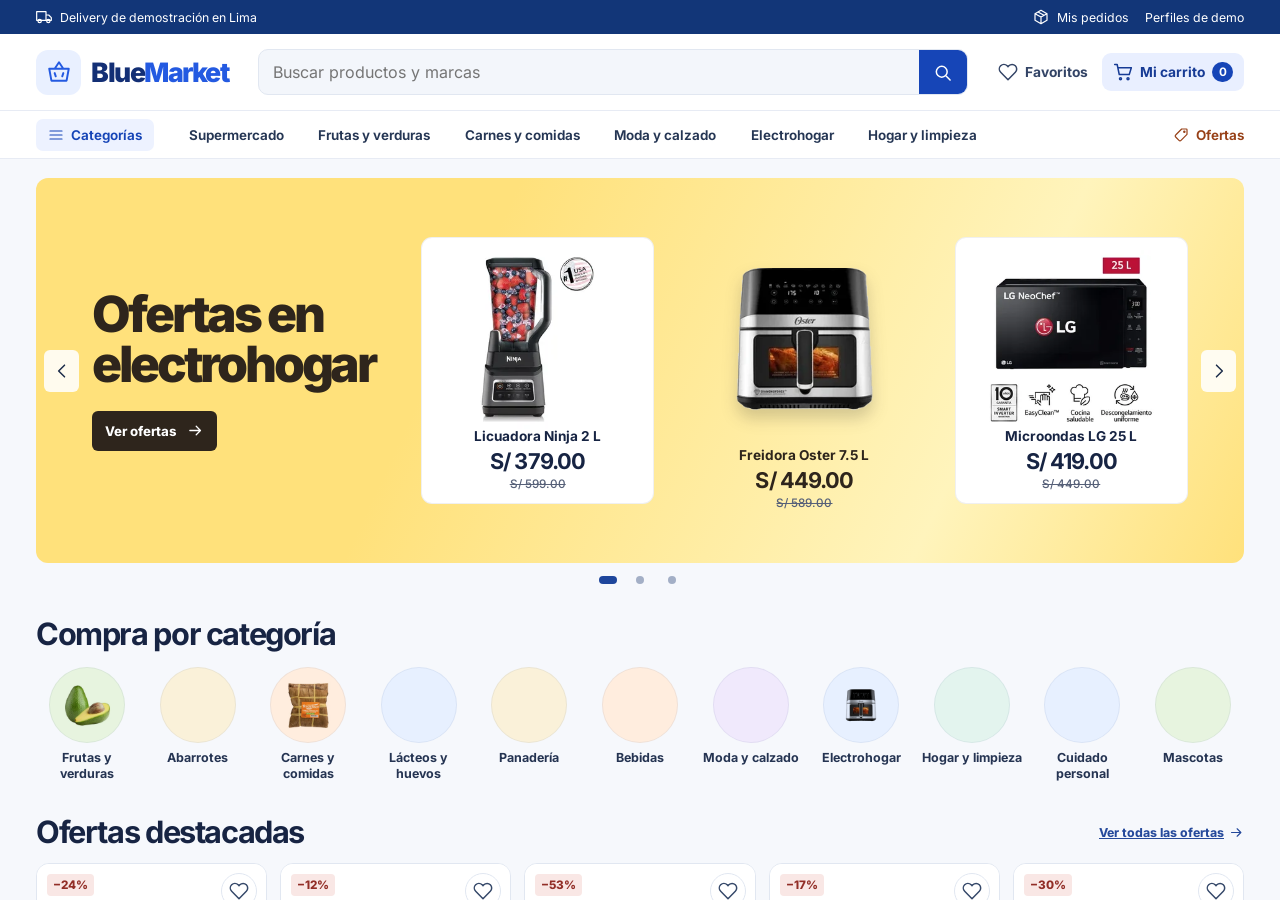
<file: index.html>
<!doctype html>
<html lang="es-PE">
<head>
  <meta charset="utf-8">
  <meta name="viewport" content="width=device-width, initial-scale=1">
  <meta http-equiv="refresh" content="0; url=./frontend/">
  <title>BlueMarket</title>
</head>
<body>
  <a href="./frontend/">Abrir la tienda BlueMarket</a>
</body>
</html>
</file>
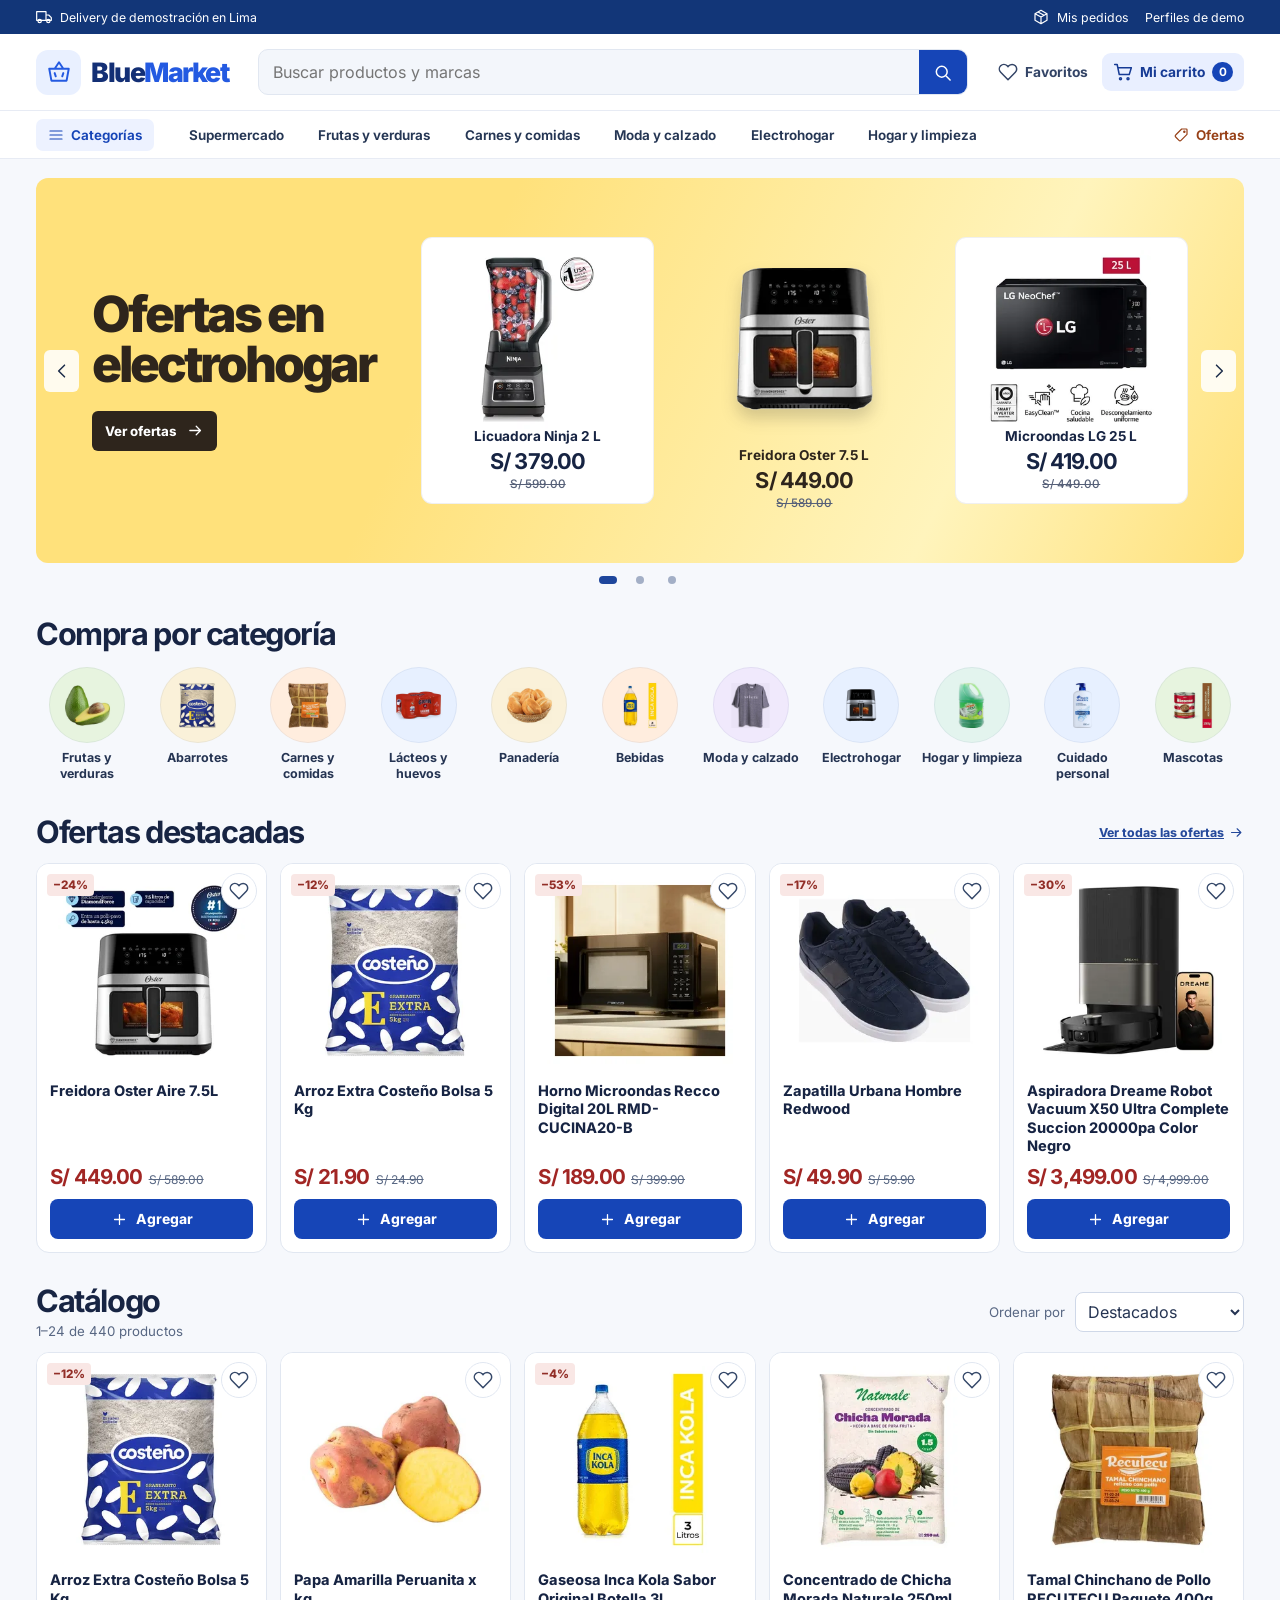
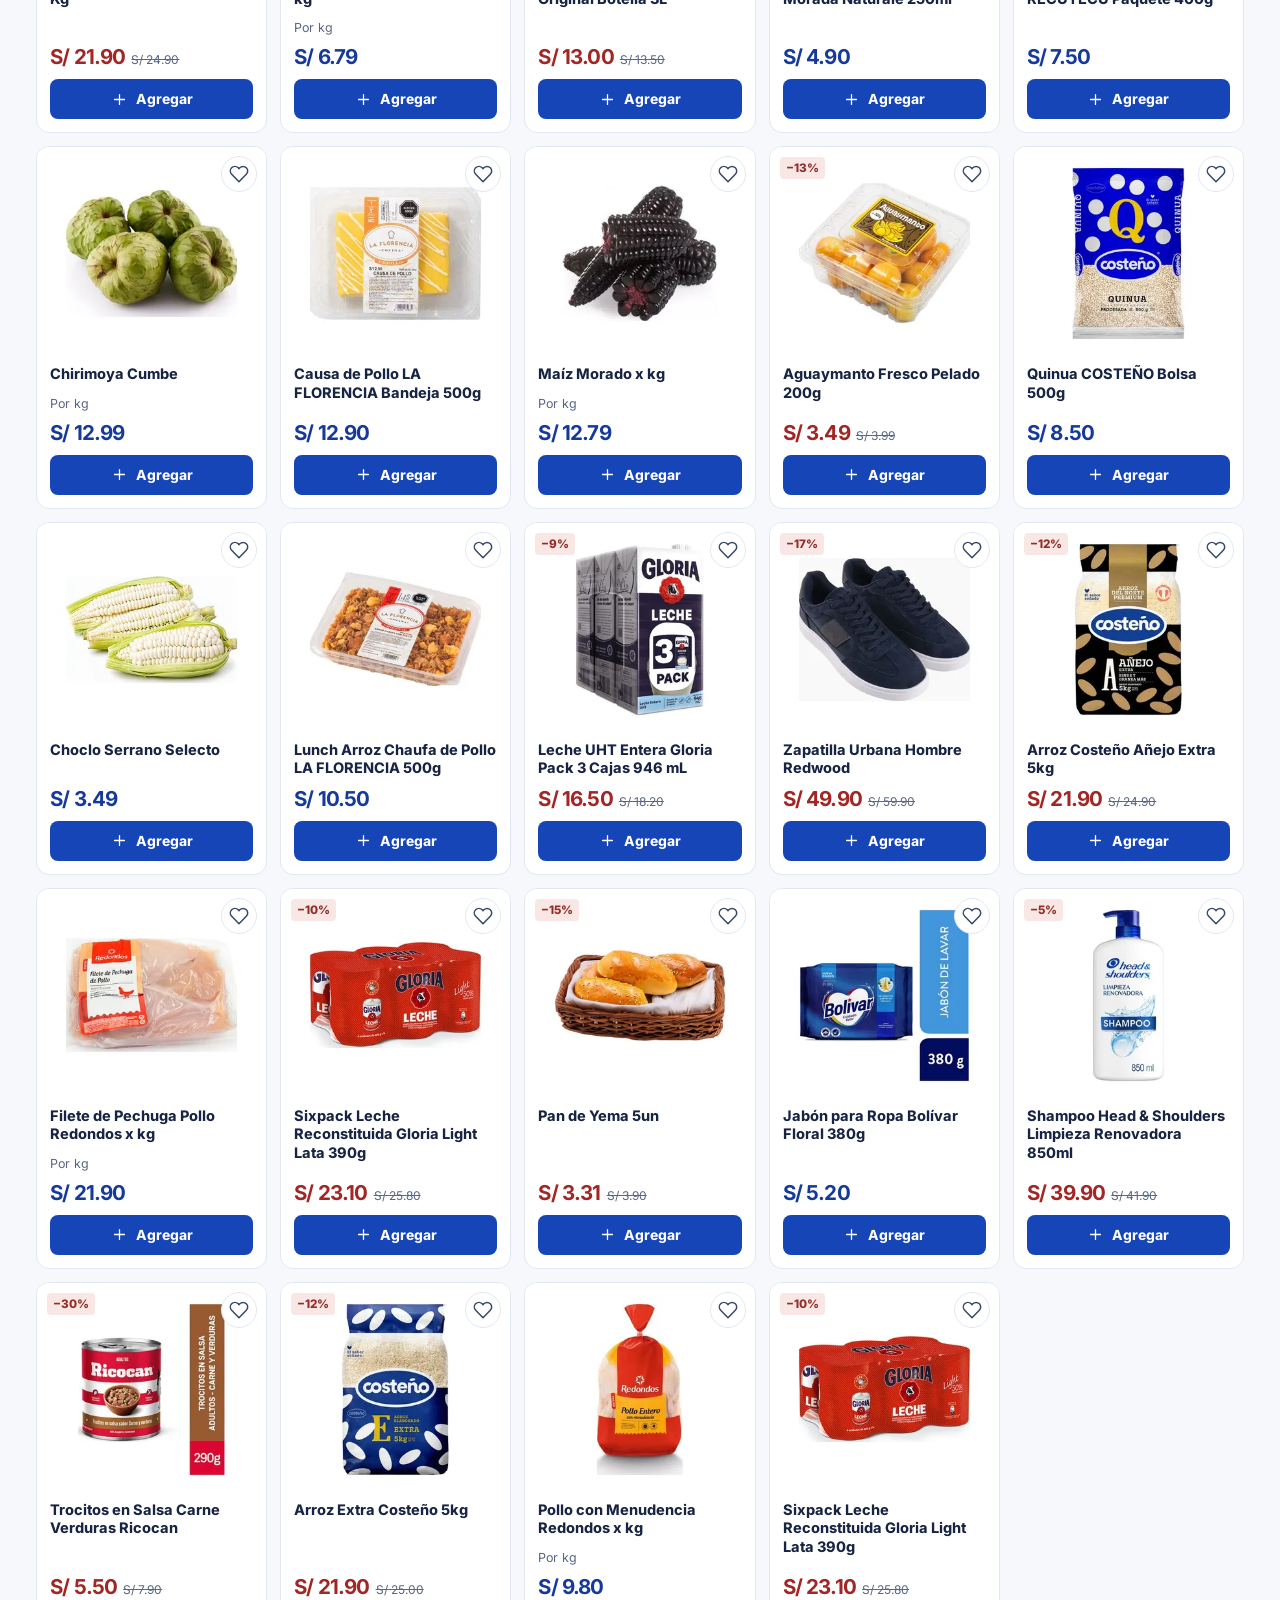
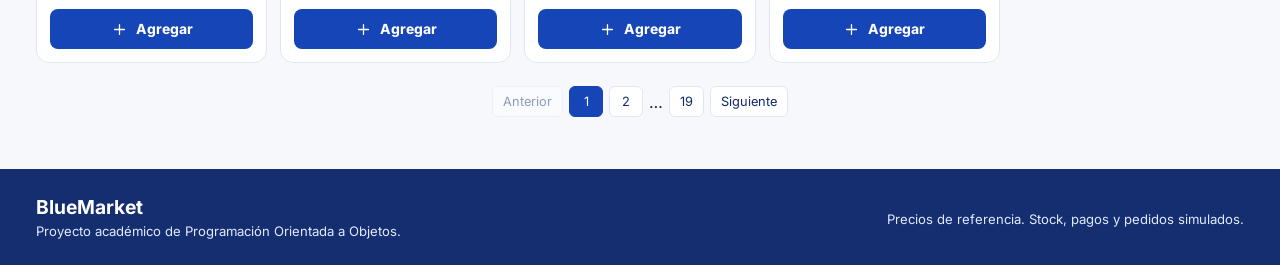
<file: frontend/index.html>
<!doctype html>
<html lang="es-PE">
<head>
  <meta charset="utf-8">
  <meta name="viewport" content="width=device-width, initial-scale=1">
  <meta name="theme-color" content="#123678">
  <meta name="description" content="Compra abarrotes, moda y electrodomésticos en el catálogo de demostración de BlueMarket.">
  <title>BlueMarket | Tu supermercado online</title>
  <link rel="stylesheet" href="styles.css">
  <script src="productos.js" defer></script>
  <script src="catalogo.js" defer></script>
  <script src="app.js" defer></script>
</head>
<body>
  <a class="skip" href="#catalogo">Ir al catálogo</a>
  <div class="topbar">
    <div class="wrap top-inner">
      <span><i data-icon="truck"></i> Delivery de demostración en Lima</span>
      <div class="top-actions">
        <button type="button" data-action="orders"><i data-icon="package"></i> Mis pedidos</button>
        <button type="button" data-action="profiles">Perfiles de demo</button>
      </div>
    </div>
  </div>
  <header>
    <div class="wrap head">
      <a class="brand" href="#" aria-label="BlueMarket, inicio">
        <span class="brand-icon"><i data-icon="basket"></i></span>
        <span>Blue<span>Market</span></span>
      </a>
      <form id="search-form" role="search">
        <input id="search" type="search" placeholder="Buscar productos y marcas" aria-label="Buscar productos" autocomplete="off">
        <button aria-label="Buscar" title="Buscar"><i data-icon="search"></i></button>
      </form>
      <div class="head-actions">
        <button class="favorite-button" type="button" data-action="favorites" aria-label="Favoritos" aria-pressed="false"><i data-icon="heart"></i><span>Favoritos</span></button>
        <button class="cart-button" type="button" data-action="cart" aria-label="Abrir carrito"><i data-icon="cart"></i><span>Mi carrito</span><b id="cart-count">0</b></button>
      </div>
    </div>
    <nav aria-label="Navegación principal">
      <div class="wrap nav-inner">
        <button class="all-nav" type="button" data-action="departments" aria-controls="departments-menu" aria-expanded="false"><i data-icon="menu"></i> Categorías</button>
        <button type="button" data-category="">Supermercado</button>
        <button type="button" data-category="Frescos">Frutas y verduras</button>
        <button type="button" data-category="Carnes">Carnes y comidas</button>
        <button type="button" data-category="Moda">Moda y calzado</button>
        <button type="button" data-category="Electrohogar">Electrohogar</button>
        <button type="button" data-category="Hogar">Hogar y limpieza</button>
        <button class="offers-nav" type="button" data-action="offers"><i data-icon="tag"></i> Ofertas</button>
      </div>
      <div class="wrap departments-wrap"><div class="departments" id="departments-menu" hidden></div></div>
    </nav>
  </header>
  <main class="wrap">
    <section class="campaign" aria-label="Campañas de ofertas" aria-roledescription="carrusel">
      <div class="campaign-stage">
        <div id="campaign-slide"></div>
        <button class="campaign-arrow previous" type="button" data-campaign-step="-1" aria-controls="campaign-slide" aria-label="Campaña anterior"><i data-icon="chevron"></i></button>
        <button class="campaign-arrow next" type="button" data-campaign-step="1" aria-controls="campaign-slide" aria-label="Campaña siguiente"><i data-icon="chevron"></i></button>
      </div>
      <div id="campaign-dots" class="campaign-dots" role="group" aria-label="Elegir campaña"></div>
      <p id="campaign-status" class="sr-only" aria-live="polite"></p>
    </section>
    <section class="categories" aria-labelledby="categories-title">
      <h2 id="categories-title">Compra por categoría</h2>
      <div class="category-grid" id="categories"></div>
    </section>
    <section class="deals" aria-labelledby="deals-title">
      <div class="deals-heading">
        <h2 id="deals-title">Ofertas destacadas</h2>
        <button type="button" class="text-button" data-action="offers">Ver todas las ofertas <i data-icon="arrow"></i></button>
      </div>
      <div id="featured-deals" class="product-grid"></div>
    </section>
    <section id="catalogo" class="catalog" aria-labelledby="catalog-title" tabindex="-1">
      <div class="catalog-heading">
        <div>
          <h2 id="catalog-title">Catálogo</h2>
          <p id="results-count" aria-live="polite"></p>
        </div>
        <label class="sort-label" for="sort">Ordenar por</label>
          <select id="sort" aria-label="Ordenar productos">
            <option value="featured">Destacados</option>
            <option value="low">Menor precio</option>
            <option value="high">Mayor precio</option>
            <option value="discount">Mayor descuento</option>
            <option value="name">Nombre A–Z</option>
          </select>
      </div>
      <div id="filters" class="catalog-filters" hidden></div>
      <div id="products" class="product-grid"></div>
      <div id="pagination" class="pagination" aria-label="Páginas del catálogo"></div>
    </section>
  </main>
  <footer>
    <div class="wrap footer-inner">
      <div><strong>BlueMarket</strong><p>Proyecto académico de Programación Orientada a Objetos.</p></div>
      <p>Precios de referencia. Stock, pagos y pedidos simulados.</p>
    </div>
  </footer>
  <dialog id="panel" aria-labelledby="panel-title">
    <div class="panel-header">
      <h2 id="panel-title"></h2>
      <button type="button" class="icon-button close" data-action="close" aria-label="Cerrar"><i data-icon="x"></i></button>
    </div>
    <div id="panel-body"></div>
  </dialog>
  <div id="toast" role="status" aria-live="polite"></div>
</body>
</html>
</file>
<file: frontend/styles.css>
@font-face{font-family:Inter;src:local("Inter"),url("assets/inter.woff2") format("woff2");font-weight:100 900;font-display:swap}
:root{font-family:Inter,system-ui,sans-serif;color:#172443;background:#f6f8fc;--blue:#1645b7;--dark:#102a6a;--muted:#586783;--line:#e1e7f1;--orange:#ffb24a}
*{box-sizing:border-box}
[hidden]{display:none!important}
body{margin:0}
button,input,select{font:inherit}
button{cursor:pointer}
button:disabled{cursor:default;opacity:.45}
a{color:inherit;text-decoration:none}
h1,h2,h3,p{margin:0}
img{display:block;max-width:100%}
i[data-icon]{display:inline-flex;vertical-align:middle;flex:none}
svg{width:20px;height:20px}
button:focus-visible,a:focus-visible,input:focus-visible,select:focus-visible,summary:focus-visible{outline:3px solid #598bff;outline-offset:3px}
.wrap{width:min(1320px,calc(100% - 72px));margin-inline:auto}
.skip{position:absolute;left:-9999px;z-index:10;background:#fff;padding:12px}
.skip:focus{left:12px;top:12px}
.topbar{background:#123678;color:#fff;font-size:.77rem}
.top-inner{min-height:34px;display:flex;justify-content:space-between;align-items:center;gap:16px}
.top-inner span,.top-inner button{display:flex;gap:8px;align-items:center}
.top-inner button{background:none;border:0;color:inherit;padding:5px 0}
.top-inner svg{width:16px;height:16px}
.top-actions{display:flex;gap:16px;align-items:center}
header{background:#fff}
.head{display:grid;grid-template-columns:auto minmax(0,1fr) auto;align-items:center;gap:30px;padding-block:15px}
.brand{display:flex;align-items:center;gap:10px;font-size:1.67rem;font-weight:850;line-height:1;letter-spacing:-.055em;white-space:nowrap;color:#132f75}
.brand>span:nth-child(2)>span{color:#245ae1}
.brand-icon{background:#e9f0ff;border-radius:12px;color:#245ae1;display:grid;place-items:center;width:45px;height:45px}
.brand-icon svg{width:26px;height:26px}
#search-form{display:flex;background:#f3f6fb;border:1px solid var(--line);border-radius:10px;min-width:0}
#search{flex:1;min-width:0;border:0;background:transparent;padding:0 14px;color:inherit;border-radius:10px 0 0 10px}
#search-form button{width:48px;height:44px;border:0;border-radius:0 9px 9px 0;background:var(--blue);color:#fff}
.head-actions{display:flex;gap:14px;align-items:center;white-space:nowrap}
.head-actions button{display:flex;align-items:center;gap:7px;border:0;font-size:.86rem;font-weight:700;border-radius:9px}
.favorite-button{background:transparent;color:#334466;padding:9px 0}
.favorite-button[aria-pressed=true]{color:var(--blue)}
.cart-button{background:#e9efff;color:#173b95;padding:9px 11px}
#cart-count{border-radius:99px;background:var(--blue);color:#fff;font-size:.73rem;padding:3px 6px;min-width:21px;text-align:center}
nav{border-block:1px solid #e7ebf4}
.nav-inner{display:flex;min-height:47px;align-items:center;gap:clamp(12px,2.7vw,36px);overflow-x:auto;scrollbar-width:thin}
.nav-inner button{display:flex;align-items:center;gap:7px;flex:none;background:none;border:0;padding:8px 0;color:#253654;font-size:.84rem;font-weight:650;white-space:nowrap}
.nav-inner .all-nav{background:#edf2ff;color:var(--blue);padding:8px 12px;border-radius:7px}
.nav-inner .offers-nav{color:#974017;margin-left:auto}
.nav-inner svg{width:16px;height:16px}
.departments-wrap{position:relative;z-index:3}
.departments{position:absolute;top:0;left:0;display:grid;grid-template-columns:repeat(2,minmax(135px,1fr));gap:4px;width:min(410px,100%);padding:10px;background:#fff;border:1px solid var(--line);border-radius:0 0 10px 10px;box-shadow:0 14px 24px #17244321}
.departments button{text-align:left;border:0;background:transparent;border-radius:6px;padding:9px;color:#253654;font-weight:650;font-size:.8rem}
.departments button:hover,.departments button:focus-visible{background:#edf2ff}
.sr-only{position:absolute;width:1px;height:1px;overflow:hidden;clip-path:inset(50%);white-space:nowrap}
.campaign{margin-top:19px}
.campaign-stage{position:relative}
.campaign-slide{--campaign-ink:#2e251c;--campaign-bg:#ffe17b;--campaign-light:#fff4bc;display:grid;grid-template-columns:minmax(210px,.85fr) minmax(0,2.15fr);align-items:center;gap:26px;min-height:385px;padding:30px clamp(34px,4.4vw,64px);border-radius:12px;color:var(--campaign-ink);background:linear-gradient(115deg,var(--campaign-bg) 35%,var(--campaign-light) 76%,var(--campaign-bg))}
.campaign-fashion{--campaign-bg:#eaccc4;--campaign-light:#fbede7;--campaign-ink:#462821}
.campaign-pantry{--campaign-bg:#d9e6ff;--campaign-light:#f1f6ff;--campaign-ink:#163570}
.campaign-copy h1{font-size:clamp(2.1rem,3.9vw,3.6rem);font-weight:850;line-height:1;letter-spacing:-.064em;max-width:365px}
.campaign-link{display:inline-flex;align-items:center;gap:10px;margin-top:21px;padding:10px 13px;background:var(--campaign-ink);color:white;border:0;border-radius:6px;min-height:40px;font-size:.83rem;font-weight:750}
.campaign-link:hover{filter:brightness(1.22)}
.campaign-link svg{width:17px;height:17px}
.campaign-products{display:grid;grid-template-columns:minmax(0,1fr) minmax(0,1.18fr) minmax(0,1fr);align-items:center;gap:13px}
.campaign-product{display:flex;flex-direction:column;align-items:center;justify-content:space-between;min-width:0;padding:12px 8px;background:#fff;color:#172443;border:1px solid #2221;border-radius:11px;min-height:245px}
.campaign-product:hover{box-shadow:0 4px 15px #2222}
.campaign-product img{width:100%;height:clamp(120px,14vw,198px);object-fit:contain}
.campaign-product:nth-child(2){min-height:285px;background:transparent;border-color:transparent;color:var(--campaign-ink)}
.campaign-product:nth-child(2) img{height:clamp(155px,17vw,238px);filter:drop-shadow(0 9px 8px #2223)}
.campaign-product-copy{display:flex;flex-direction:column;align-items:center;gap:4px;text-align:center;font-weight:700;font-size:.85rem;line-height:1.15}
.campaign-product-copy strong{font-size:clamp(1.02rem,1.7vw,1.55rem);letter-spacing:-.04em}
.campaign-product-copy s{font-size:.73rem;font-weight:500;color:#566078}
.campaign-arrow{position:absolute;top:50%;translate:0 -50%;display:grid;place-items:center;width:35px;height:42px;color:#1c2c4a;background:#ffffffde;border:0;border-radius:6px}
.campaign-arrow:hover{background:#fff}
.campaign-arrow.previous{left:8px}
.campaign-arrow.previous svg{rotate:180deg}
.campaign-arrow.next{right:8px}
.campaign-dots{display:flex;justify-content:center;gap:4px;margin-top:4px}
.campaign-dots button{display:grid;place-items:center;width:28px;height:25px;padding:0;border:0;border-radius:4px;background:transparent}
.campaign-dots button::before{content:"";width:8px;height:8px;border-radius:12px;background:#a3afc6}
.campaign-dots button[aria-current=true]::before{width:18px;background:#1e469c}
.primary,.secondary{display:inline-flex;align-items:center;justify-content:center;gap:8px;padding:10px 15px;min-height:40px;border-radius:8px;border:1px solid transparent;background:var(--blue);color:white;font-weight:750;font-size:.87rem}
.primary:hover{background:#103791}
.secondary{border-color:var(--line);background:#fff;color:var(--blue)}
.secondary:hover{background:#f0f4ff}
.text-button{display:inline-flex;align-items:center;gap:5px;padding:0;border:0;background:transparent;color:var(--blue);font-size:.8rem;font-weight:750}
.text-button:hover{text-decoration:underline}
.text-button svg{width:15px;height:15px}
h2{font-size:clamp(1.4rem,2.4vw,2rem);letter-spacing:-.045em;line-height:1.12}
.categories{margin-top:25px}
.category-grid{display:grid;grid-template-columns:repeat(11,minmax(0,1fr));gap:8px;margin-top:13px}
.category{background:transparent;border:0;color:#253452;text-align:center;padding:3px 0;display:flex;flex-direction:column;align-items:center;gap:7px;font-weight:700;font-size:.78rem;line-height:1.24}
.category-photo{border-radius:50%;width:76px;height:76px;display:grid;place-items:center;border:1px solid #142e7010}
.category:hover .category-photo,.category[aria-pressed=true] .category-photo{border-color:#5279dd}
.category img{width:66%;height:auto;aspect-ratio:1;object-fit:contain;mix-blend-mode:multiply}
.green{background:#e7f4df}.sand{background:#faf1d9}.blue{background:#e7f0ff}.peach{background:#ffedde}.lavender{background:#f0e9fc}.mint{background:#e3f4ee}
.catalog{margin-block:31px 52px;scroll-margin-top:18px}
.catalog-heading{display:grid;grid-template-columns:1fr auto auto;align-items:center;gap:10px;margin-bottom:13px}
.deals{margin-top:31px}
.deals-heading{display:flex;align-items:center;justify-content:space-between;gap:12px;margin-bottom:13px}
.deals-heading .text-button{flex:none}
#results-count{font-size:.83rem;color:var(--muted);margin-top:5px}
.sort-label{display:flex;align-items:center;gap:9px;font-size:.83rem;color:var(--muted)}
select{color:#253452;border:1px solid #cfd8e8;background:#fff;border-radius:8px;padding:8px;min-height:37px}
.catalog-filters{display:flex;gap:7px;flex-wrap:wrap;margin-bottom:15px}
.catalog-filters button{white-space:nowrap;border:1px solid var(--line);background:#fff;color:#425271;border-radius:6px;font-weight:650;font-size:.8rem;padding:7px 10px}
.catalog-filters button[aria-pressed=true]{background:var(--dark);border-color:var(--dark);color:#fff}
.product-grid{display:grid;grid-template-columns:repeat(5,minmax(0,1fr));gap:13px}
.product{background:#fff;border:1px solid var(--line);border-radius:13px;overflow:hidden;display:flex;flex-direction:column}
.product-visual{position:relative;background:#fff}
.product-photo{width:100%;height:clamp(152px,16vw,207px);display:grid;place-items:center;background:none;border:0;padding:13px 15px 5px;overflow:hidden}
.product-photo img{width:100%;height:100%;min-height:0;object-fit:contain}
.discount{position:absolute;top:10px;left:10px;background:#f9e7e5;color:#922e27;border-radius:4px;font-size:.73rem;font-weight:800;padding:4px 6px;pointer-events:none}
.icon-button{width:36px;height:36px;display:grid;place-items:center;background:#fff;border:1px solid var(--line);border-radius:8px;color:#36496a;padding:0;flex:none}
.product-visual .icon-button{position:absolute;top:9px;right:9px;border-radius:50%}
.icon-button[aria-pressed=true]{color:#a82955}
.icon-button[aria-pressed=true] svg{fill:currentColor}
.product-info{padding:13px;display:flex;flex-direction:column;flex:1;align-items:start}
.product h3{font-size:.91rem;line-height:1.28;margin-bottom:8px}
.product h3 button{background:none;border:0;padding:0;text-align:left;color:inherit;font-weight:750}
.unit{color:var(--muted);font-size:.78rem;margin:4px 0 9px}
.price{display:flex;align-items:baseline;gap:6px;flex-wrap:wrap;color:#163a9a;margin-top:auto}
.price strong{font-size:1.28rem;letter-spacing:-.04em}
.sale-price strong{color:#a12624}
.price s{color:var(--muted);font-size:.75rem}
.add{width:100%;margin-top:10px}
.add svg{width:17px;height:17px}
.pagination{display:flex;justify-content:center;align-items:center;gap:6px;margin-top:23px;flex-wrap:wrap}
.pagination button{border:1px solid var(--line);background:#fff;color:var(--dark);border-radius:6px;padding:7px 10px;min-width:34px;font-size:.8rem}
.pagination button[aria-current="page"]{background:var(--blue);border-color:var(--blue);color:#fff}
.empty{grid-column:1/-1;padding:35px 20px;text-align:center;background:#fff;border:1px solid var(--line);border-radius:12px}
.empty p{margin:7px auto 15px;color:var(--muted)}
footer{background:#142e70;color:#e1eaff}
.footer-inner{display:flex;justify-content:space-between;align-items:center;gap:16px;padding-block:26px;font-size:.82rem}
.footer-inner strong{color:#fff;font-size:1.2rem}
.footer-inner p{margin-top:4px}
dialog{color:inherit;max-height:calc(100% - 32px);width:min(520px,calc(100% - 28px));padding:0;border:1px solid var(--line);border-radius:16px;box-shadow:0 16px 80px #14234e44}
dialog::backdrop{background:#111e40a6}
dialog[open]{display:flex;flex-direction:column}
dialog[data-mode="cart"]{margin:0 0 0 auto;height:100%;max-height:none;width:min(475px,100%);border-radius:15px 0 0 15px}
.panel-header{display:flex;justify-content:space-between;gap:12px;align-items:center;padding:14px 17px;border-bottom:1px solid var(--line)}
.panel-header h2{font-size:1.38rem}
#panel-body{padding:17px;overflow:auto}
.cart-list{display:grid;gap:10px;margin-bottom:16px}
.cart-row{display:grid;grid-template-columns:64px minmax(0,1fr) auto;gap:10px;align-items:center;border-bottom:1px solid var(--line);padding-bottom:10px}
.cart-row img{width:64px;border-radius:8px}
.cart-row strong{font-size:.9rem}
.cart-row small{display:block;color:var(--muted);margin:3px 0}
.cart-right{display:grid;gap:5px;justify-items:end}
.stepper{display:flex;align-items:center;gap:7px;font-size:.86rem;margin-top:4px}
.stepper button{border:1px solid var(--line);background:#eef3ff;color:var(--blue);border-radius:6px;min-width:30px;min-height:30px;font-weight:800}
.remove,.text-button{border:0;color:#25499b;background:none;text-decoration:underline;padding:4px 0;font-size:.77rem}
.totals{display:grid;gap:7px;margin:12px 0;font-size:.91rem}
.totals>div{display:flex;justify-content:space-between;gap:8px}
.totals .grand{border-top:1px solid var(--line);padding-top:8px;font-weight:850;font-size:1.08rem}
.panel-actions{display:flex;justify-content:end;gap:7px;flex-wrap:wrap;margin-top:14px}
.note{font-size:.82rem;color:var(--muted);line-height:1.48;margin-bottom:12px}
.form-fields{display:grid;grid-template-columns:1fr 1fr;gap:10px}
.form-fields label,.detail-size{display:grid;gap:5px;font-size:.81rem;font-weight:700}
.form-fields input,.form-fields select{width:100%;min-height:40px;border:1px solid #cfd8e8;border-radius:8px;padding:8px;color:#263655;background:#fff}
.wide{grid-column:1/-1}
.form-error{color:#a11938;font-size:.83rem;margin-top:7px}
.detail{display:grid;grid-template-columns:42% 1fr;gap:15px;align-items:start}
.detail img{border-radius:10px}
.detail p{margin-top:6px}
.detail-size{margin-top:12px}
.receipt{background:#f0f5ff;border-radius:10px;padding:14px}
.receipt h3{margin-bottom:6px}
.order-card{border:1px solid var(--line);padding:11px;border-radius:10px;margin-bottom:10px}
.order-card summary{cursor:pointer;font-weight:750}
.order-card ul,.receipt ul{padding-left:18px;font-size:.85rem;line-height:1.5}
.saving{color:#226247}
.profile-links{display:grid;gap:8px}
.profile-links button{justify-content:start}
dialog[data-mode=admin],dialog[data-mode=courier]{width:min(710px,calc(100% - 28px))}
.work-toolbar,.work-order-head,.assignment{display:flex;justify-content:space-between;align-items:center;gap:10px;flex-wrap:wrap}
.work-toolbar label,.assignment label{display:flex;align-items:center;gap:7px;font-size:.85rem}
.work-message{font-size:.86rem;margin:8px 0;color:#164b8d}
.work-message:empty{display:none}
.work-order{border:1px solid var(--line);border-radius:10px;padding:14px;margin-top:12px;font-size:.91rem}
.work-order p,.work-order .primary{margin-top:8px}
.work-order ul{padding-left:20px}
.assignment{justify-content:start;margin-top:10px}
.assignment .primary{margin-top:0}
.order-state{font-size:.78rem;font-weight:750;color:#163a9a;background:#eef3ff;padding:5px 8px;border-radius:5px}
.order-progress{list-style:none;padding:0;display:grid;grid-template-columns:repeat(4,minmax(0,1fr));gap:5px;margin:14px 0}
.order-progress li{display:grid;align-content:start;gap:4px;border-top:3px solid #dbe3f0;padding-top:6px;font-size:.72rem;color:var(--muted)}
.order-progress .reached{border-color:var(--blue);color:#163a9a}
.order-progress li[aria-current]{font-weight:800}
.order-progress time{font-size:.65rem}
@media print{
  body:has(dialog[data-mode=print][open])>:not(#panel){display:none!important}
  dialog[data-mode=print][open]{display:block;position:static;margin:0;width:100%;max-height:none;box-shadow:none;border:none}
  dialog[data-mode=print]::backdrop{background:transparent}
  dialog[data-mode=print] .panel-actions,dialog[data-mode=print] .close{display:none}
  dialog[data-mode=print] #panel-body{overflow:visible}
  dialog[data-mode=print] .receipt{background:white}
}
#toast{position:fixed;z-index:2;bottom:20px;left:50%;translate:-50% 0;padding:11px 16px;border-radius:9px;background:#152e72;color:#fff;font-size:.86rem;box-shadow:0 5px 24px #13285744;pointer-events:none}
#toast:empty{display:none}
@media(max-width:1000px){
  .wrap{width:calc(100% - 38px)}
  .head{gap:19px}
  .campaign-slide{min-height:310px;padding-inline:47px;gap:16px}
  .campaign-product{min-height:195px}
  .campaign-product:nth-child(2){min-height:228px}
  .product-grid{grid-template-columns:repeat(4,minmax(0,1fr))}
  .deals .product-grid{grid-template-columns:repeat(5,minmax(0,1fr))}
  .category-photo{width:62px;height:62px}
  .category{font-size:.75rem}
  .category-grid{grid-template-columns:repeat(6,minmax(0,1fr))}
}
@media(max-width:720px){
  .top-actions{gap:10px}
  .top-inner{gap:8px;font-size:.67rem}
  .top-inner svg{width:13px;height:13px}
  .wrap{width:calc(100% - 26px)}
  .head{grid-template-columns:1fr auto;gap:11px;padding-block:12px}
  #search-form{grid-column:1/-1;grid-row:2}
  .head-actions{gap:9px}
  .favorite-button span,.cart-button span{display:none}
  .brand{font-size:1.43rem}
  .brand-icon{width:37px;height:37px}
  .brand-icon svg{width:23px;height:23px}
  .nav-inner{gap:17px;min-height:45px}
  .campaign{margin-top:12px}
  .campaign-slide{grid-template-columns:1fr;gap:14px;min-height:0;padding:18px 35px 15px}
  .campaign-copy{text-align:center}
  .campaign-copy h1{margin-inline:auto;font-size:clamp(1.85rem,6vw,2.65rem);max-width:100%}
  .campaign-link{margin-top:10px;min-height:34px;padding:7px 9px;font-size:.75rem}
  .campaign-products{gap:5px}
  .campaign-product,.campaign-product:nth-child(2){padding:6px 3px;min-height:124px}
  .campaign-product img,.campaign-product:nth-child(2) img{height:clamp(58px,18vw,108px)}
  .campaign-product-copy{font-size:.61rem;gap:2px}
  .campaign-product-copy strong{font-size:.83rem}
  .campaign-product-copy s{font-size:.61rem}
  .campaign-arrow{width:25px;height:34px}
  .campaign-arrow.previous{left:4px}
  .campaign-arrow.next{right:4px}
  .campaign-arrow svg{width:16px;height:16px}
  .categories{margin-top:17px}
  .category-grid{grid-template-columns:repeat(6,minmax(0,1fr));gap:6px}
  .category-photo{width:51px;height:51px}
  .category{gap:4px;font-size:.67rem}
  .product-grid{grid-template-columns:repeat(2,minmax(0,1fr));gap:9px}
  .deals{margin-top:24px}
  .deals-heading .text-button{font-size:.72rem}
  .deals .product-grid{grid-template-columns:none;grid-auto-flow:column;grid-auto-columns:minmax(138px,45%);overflow-x:auto;scroll-snap-type:x mandatory;padding-bottom:8px}
  .deals .product{scroll-snap-align:start}
  .product-info{padding:10px}
  .catalog{margin-block:24px 32px}
  .catalog-heading{grid-template-columns:1fr auto}
  .sort-label{position:absolute;width:1px;height:1px;overflow:hidden;clip-path:inset(50%)}
  #sort{max-width:125px;font-size:.76rem}
  .footer-inner{display:grid;gap:7px}
}
@media(max-width:360px){
  .cart-row{grid-template-columns:46px minmax(0,1fr) auto}
  .category-photo{width:43px;height:43px}
  .detail,.form-fields{grid-template-columns:1fr}
}
</file>
